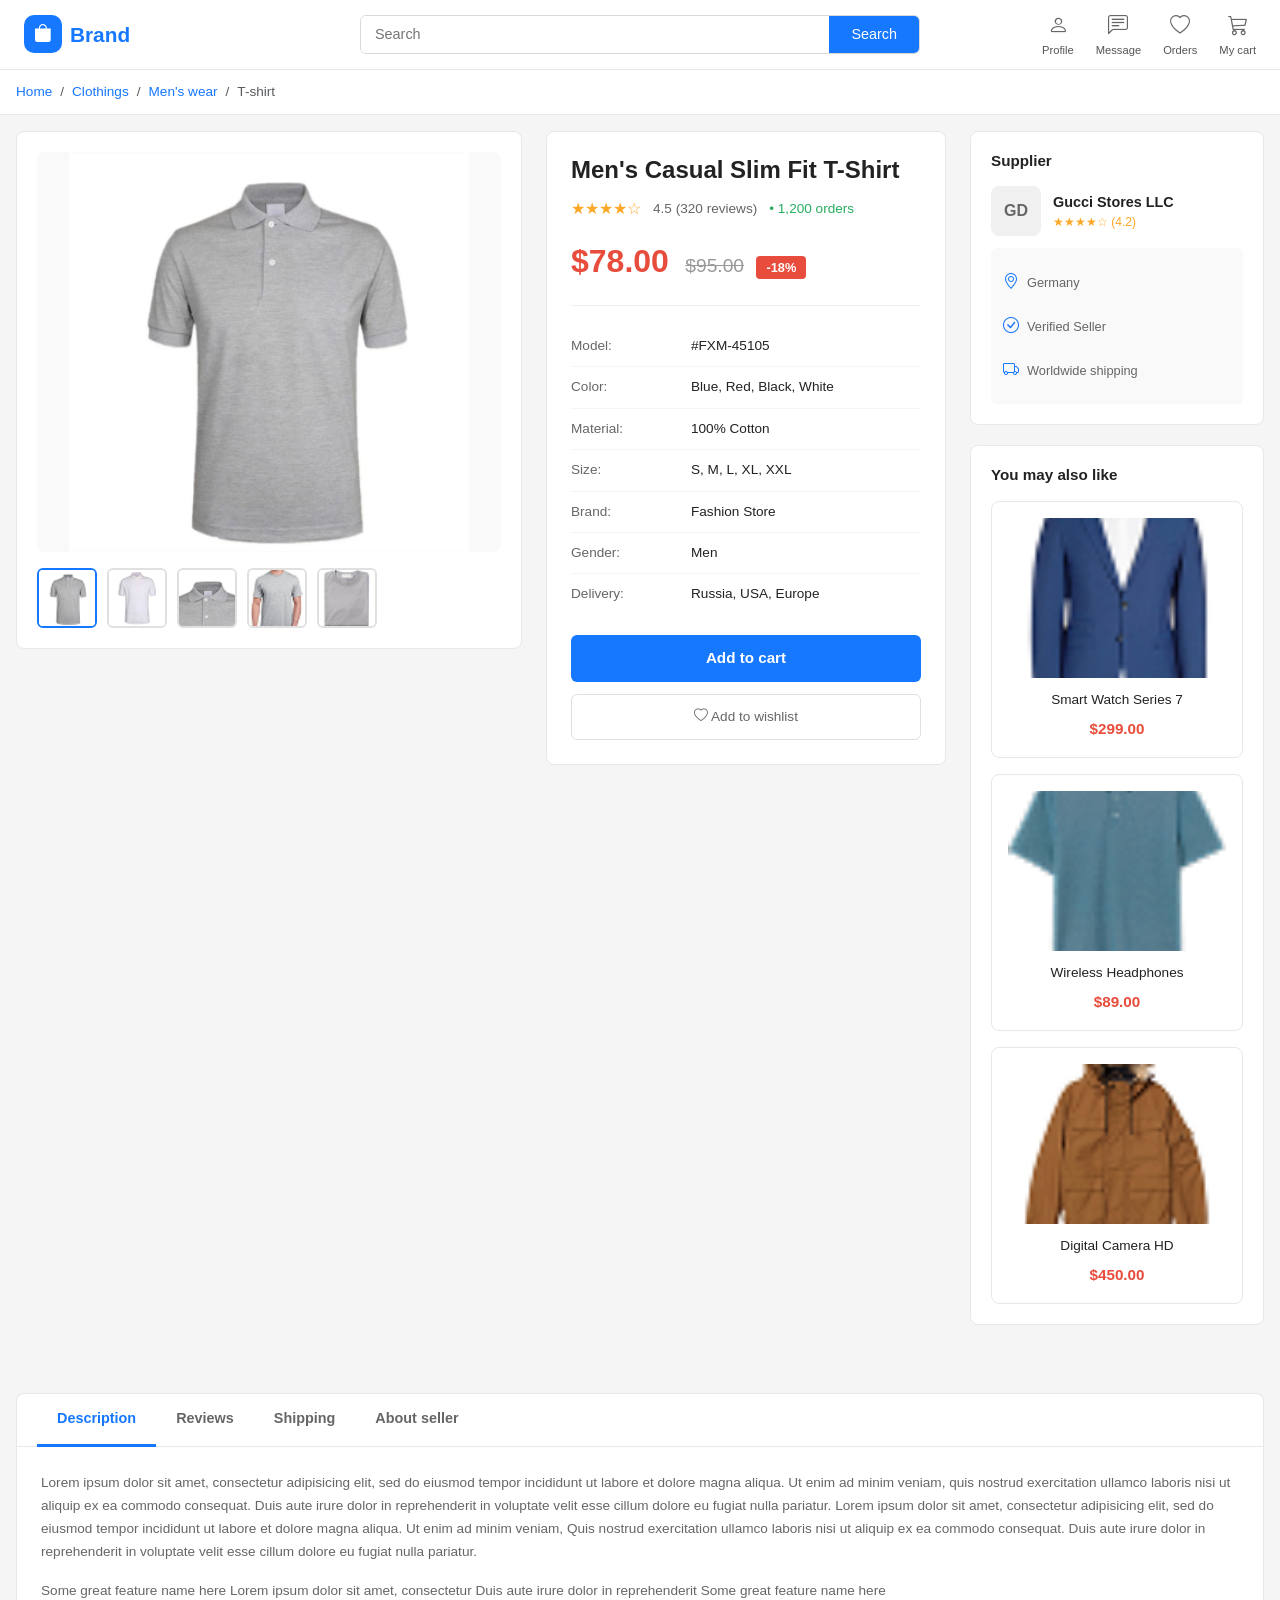
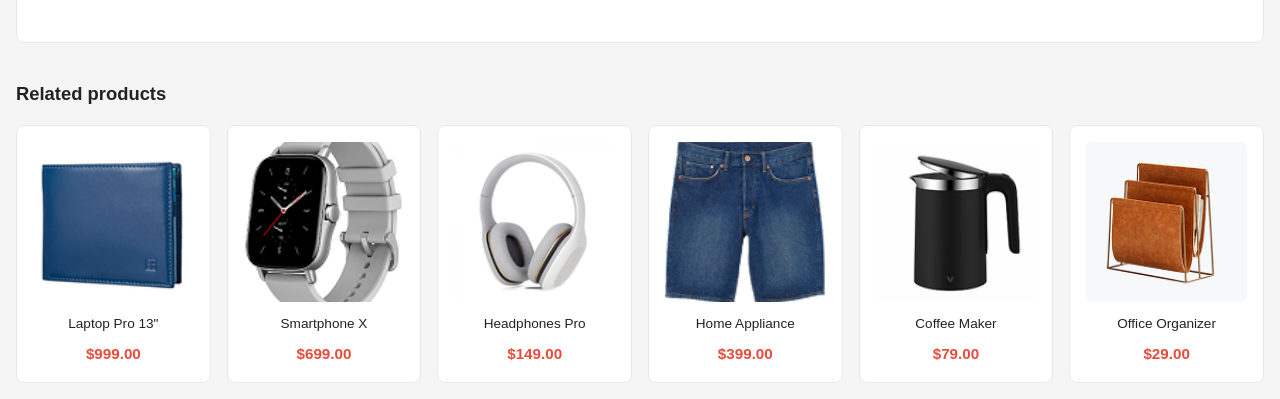
<file: productdetails.html>
<!doctype html>
<html lang="en">
  <head>
    <meta charset="UTF-8" />
    <meta name="viewport" content="width=device-width, initial-scale=1.0" />
    <title>Product Details - Ecommerce</title>
    <link
      href="https://cdn.jsdelivr.net/npm/bootstrap@5.3.3/dist/css/bootstrap.min.css"
      rel="stylesheet"
    />
    <link
      href="https://cdn.jsdelivr.net/npm/bootstrap-icons@1.11.3/font/bootstrap-icons.min.css"
      rel="stylesheet"
    />

    <style>
      body {
        font-family: "Segoe UI", sans-serif;
        background: #f5f5f5;
      }

      /* ── TOP NAVBAR ─────────────────────────────── */
      .top-navbar {
        background: #fff;
        border-bottom: 1px solid #e8e8e8;
        padding: 10px 24px;
      }
      .logo-box {
        background: #1677ff;
        border-radius: 10px;
        width: 38px;
        height: 38px;
        display: flex;
        align-items: center;
        justify-content: center;
        color: #fff;
        font-size: 18px;
        flex-shrink: 0;
      }
      .brand-name {
        font-size: 1.3rem;
        font-weight: 700;
        color: #1677ff;
        margin-left: 8px;
        text-decoration: none;
      }
      .search-wrapper {
        display: flex;
        border: 1.5px solid #d9d9d9;
        border-radius: 6px;
        overflow: hidden;
      }
      .search-wrapper input {
        flex: 1;
        border: none;
        outline: none;
        padding: 8px 14px;
        font-size: 0.9rem;
        color: #555;
      }
      .search-wrapper .btn-search {
        background: #1677ff;
        color: #fff;
        border: none;
        padding: 8px 22px;
        font-size: 0.9rem;
        font-weight: 500;
        cursor: pointer;
      }
      .top-icons {
        display: flex;
        gap: 22px;
        align-items: center;
      }
      .top-icons .icon-item {
        display: flex;
        flex-direction: column;
        align-items: center;
        color: #555;
        font-size: 0.7rem;
        cursor: pointer;
        text-decoration: none;
        gap: 2px;
      }
      .top-icons .icon-item i {
        font-size: 1.25rem;
        color: #666;
      }
      .top-icons .icon-item:hover,
      .top-icons .icon-item:hover i {
        color: #1677ff;
      }

      /* ── BREADCRUMB ─────────────────────────────── */
      .breadcrumb-bar {
        background: #fff;
        padding: 12px 0;
        border-bottom: 1px solid #e8e8e8;
      }
      .breadcrumb {
        margin: 0;
        padding: 0;
        background: transparent;
      }
      .breadcrumb-item {
        font-size: 0.85rem;
      }
      .breadcrumb-item a {
        color: #1677ff;
        text-decoration: none;
      }

      /* ── PRODUCT DETAIL ─────────────────────────── */
      .product-gallery {
        background: #fff;
        border-radius: 8px;
        border: 1px solid #e8e8e8;
        padding: 20px;
      }
      .main-image {
        width: 100%;
        height: 400px;
        object-fit: contain;
        border-radius: 8px;
        background: #f9f9f9;
        margin-bottom: 16px;
      }
      .thumbnail-list {
        display: flex;
        gap: 10px;
        flex-wrap: wrap;
      }
      .thumbnail {
        width: 60px;
        height: 60px;
        border-radius: 6px;
        border: 2px solid #e0e0e0;
        cursor: pointer;
        object-fit: cover;
      }
      .thumbnail.active {
        border-color: #1677ff;
      }

      .product-info {
        background: #fff;
        border-radius: 8px;
        border: 1px solid #e8e8e8;
        padding: 24px;
      }
      .product-info h1 {
        font-size: 1.5rem;
        font-weight: 700;
        color: #222;
        margin-bottom: 12px;
      }
      .rating-section {
        display: flex;
        align-items: center;
        gap: 12px;
        margin-bottom: 16px;
      }
      .stars {
        color: #ffa726;
        font-size: 1rem;
      }
      .rating-text {
        font-size: 0.85rem;
        color: #666;
      }
      .orders-count {
        font-size: 0.85rem;
        color: #27ae60;
      }
      .price-section {
        margin-bottom: 20px;
        padding-bottom: 20px;
        border-bottom: 1px solid #f0f0f0;
      }
      .current-price {
        font-size: 2rem;
        font-weight: 700;
        color: #e74c3c;
        margin-right: 12px;
      }
      .original-price {
        font-size: 1.2rem;
        color: #999;
        text-decoration: line-through;
      }
      .discount-badge {
        background: #e74c3c;
        color: #fff;
        padding: 4px 10px;
        border-radius: 4px;
        font-size: 0.8rem;
        font-weight: 600;
        margin-left: 8px;
      }

      .spec-row {
        display: flex;
        padding: 10px 0;
        border-bottom: 1px solid #f5f5f5;
      }
      .spec-row:last-child {
        border-bottom: none;
      }
      .spec-label {
        font-size: 0.85rem;
        color: #666;
        width: 120px;
        flex-shrink: 0;
      }
      .spec-value {
        font-size: 0.85rem;
        color: #222;
        font-weight: 500;
      }

      .btn-add-cart {
        background: #1677ff;
        color: #fff;
        border: none;
        border-radius: 6px;
        padding: 12px 32px;
        font-size: 0.95rem;
        font-weight: 600;
        cursor: pointer;
        width: 100%;
        margin-top: 20px;
      }
      .btn-add-cart:hover {
        background: #0e5fd8;
      }
      .btn-wishlist {
        background: #fff;
        color: #666;
        border: 1.5px solid #e0e0e0;
        border-radius: 6px;
        padding: 12px;
        cursor: pointer;
        margin-top: 12px;
        width: 100%;
        font-size: 0.85rem;
      }
      .btn-wishlist:hover {
        color: #e74c3c;
        border-color: #e74c3c;
      }

      /* ── TABS ───────────────────────────────────── */
      .product-tabs {
        background: #fff;
        border-radius: 8px;
        border: 1px solid #e8e8e8;
        padding: 0;
        margin-top: 24px;
        overflow: hidden;
      }
      .nav-tabs {
        border-bottom: 1px solid #e8e8e8;
        padding: 0 20px;
      }
      .nav-tabs .nav-link {
        border: none;
        color: #666;
        font-size: 0.9rem;
        font-weight: 600;
        padding: 14px 20px;
        cursor: pointer;
      }
      .nav-tabs .nav-link.active {
        color: #1677ff;
        border-bottom: 3px solid #1677ff;
      }
      .tab-content {
        padding: 24px;
      }
      .tab-pane p {
        font-size: 0.85rem;
        color: #666;
        line-height: 1.7;
      }

      /* ── SIDEBAR ────────────────────────────────── */
      .sidebar-card {
        background: #fff;
        border-radius: 8px;
        border: 1px solid #e8e8e8;
        padding: 20px;
        margin-bottom: 20px;
      }
      .sidebar-card h6 {
        font-size: 0.95rem;
        font-weight: 700;
        color: #222;
        margin-bottom: 16px;
      }
      .seller-info {
        display: flex;
        align-items: center;
        gap: 12px;
        margin-bottom: 12px;
      }
      .seller-logo {
        width: 50px;
        height: 50px;
        background: #f0f0f0;
        border-radius: 8px;
        display: flex;
        align-items: center;
        justify-content: center;
        font-weight: 700;
        color: #666;
      }
      .seller-details {
        flex: 1;
      }
      .seller-name {
        font-size: 0.9rem;
        font-weight: 600;
        color: #222;
      }
      .seller-rating {
        font-size: 0.75rem;
        color: #ffa726;
      }

      /* ── RELATED PRODUCTS ───────────────────────── */
      .related-section {
        margin-top: 40px;
      }
      .section-title {
        font-size: 1.15rem;
        font-weight: 700;
        color: #222;
        margin-bottom: 20px;
      }
      .related-product {
        background: #fff;
        border: 1px solid #e8e8e8;
        border-radius: 8px;
        padding: 16px;
        text-align: center;
        height: 100%;
      }
      .related-product img {
        width: 100%;
        height: 160px;
        object-fit: cover;
        border-radius: 6px;
        margin-bottom: 12px;
      }
      .related-product .name {
        font-size: 0.85rem;
        color: #222;
        margin-bottom: 8px;
        font-weight: 500;
      }
      .related-product .price {
        font-size: 0.95rem;
        font-weight: 700;
        color: #e74c3c;
      }

      .info-item {
        display: flex;
        align-items: center;
        gap: 8px;
        padding: 10px 0;
        font-size: 0.8rem;
        color: #666;
      }
      .info-item i {
        color: #1677ff;
        font-size: 1rem;
      }
    </style>
  </head>
  <body>
    <!-- ══════════════════════ TOP NAVBAR ══════════════════════ -->
    <div class="top-navbar">
      <div class="d-flex align-items-center">
        <a
          href="#"
          class="d-flex align-items-center text-decoration-none"
          style="flex: 1"
        >
          <div class="logo-box"><i class="bi bi-bag-fill"></i></div>
          <span class="brand-name">Brand</span>
        </a>
        <div class="search-wrapper mx-auto" style="flex: 2; max-width: 560px">
          <input type="text" placeholder="Search" />
          <button class="btn-search">Search</button>
        </div>
        <div class="top-icons" style="flex: 1; justify-content: flex-end">
          <a href="#" class="icon-item"
            ><i class="bi bi-person"></i><span>Profile</span></a
          >
          <a href="#" class="icon-item"
            ><i class="bi bi-chat-left-text"></i><span>Message</span></a
          >
          <a href="#" class="icon-item"
            ><i class="bi bi-heart"></i><span>Orders</span></a
          >
          <a href="cart.html" class="icon-item"
            ><i class="bi bi-cart3"></i><span>My cart</span></a
          >
        </div>
      </div>
    </div>

    <!-- ══════════════════════ BREADCRUMB ══════════════════════ -->
    <div class="breadcrumb-bar">
      <div class="container-fluid px-3">
        <nav aria-label="breadcrumb">
          <ol class="breadcrumb">
            <li class="breadcrumb-item"><a href="#">Home</a></li>
            <li class="breadcrumb-item"><a href="#">Clothings</a></li>
            <li class="breadcrumb-item"><a href="#">Men's wear</a></li>
            <li class="breadcrumb-item active">T-shirt</li>
          </ol>
        </nav>
      </div>
    </div>

    <!-- ══════════════════════ MAIN CONTENT ══════════════════════ -->
    <div class="container-fluid px-3 py-3">
      <div class="row">
        <!-- LEFT: GALLERY -->
        <div class="col-lg-5">
          <div class="product-gallery">
            <img
              src="./assets/product-main.png"
              alt="Product"
              class="main-image"
              id="mainImage"
            />
            <div class="thumbnail-list">
              <img
                src="./assets/product-1.png"
                alt="Thumb 1"
                class="thumbnail active"
                onclick="changeImage(this)"
              />
              <img
                src="./assets/product-2.png"
                alt="Thumb 2"
                class="thumbnail"
                onclick="changeImage(this)"
              />
              <img
                src="./assets/product-3.png"
                alt="Thumb 3"
                class="thumbnail"
                onclick="changeImage(this)"
              />
              <img
                src="./assets/product-4.png"
                alt="Thumb 4"
                class="thumbnail"
                onclick="changeImage(this)"
              />
              <img
                src="./assets/product-5.png"
                alt="Thumb 5"
                class="thumbnail"
                onclick="changeImage(this)"
              />
            </div>
          </div>
        </div>

        <!-- CENTER: PRODUCT INFO -->
        <div class="col-lg-4">
          <div class="product-info">
            <h1>Men's Casual Slim Fit T-Shirt</h1>

            <div class="rating-section">
              <span class="stars">★★★★☆</span>
              <span class="rating-text">4.5 (320 reviews)</span>
              <span class="orders-count">• 1,200 orders</span>
            </div>

            <div class="price-section">
              <span class="current-price">$78.00</span>
              <span class="original-price">$95.00</span>
              <span class="discount-badge">-18%</span>
            </div>

            <div class="specifications">
              <div class="spec-row">
                <div class="spec-label">Model:</div>
                <div class="spec-value">#FXM-45105</div>
              </div>
              <div class="spec-row">
                <div class="spec-label">Color:</div>
                <div class="spec-value">Blue, Red, Black, White</div>
              </div>
              <div class="spec-row">
                <div class="spec-label">Material:</div>
                <div class="spec-value">100% Cotton</div>
              </div>
              <div class="spec-row">
                <div class="spec-label">Size:</div>
                <div class="spec-value">S, M, L, XL, XXL</div>
              </div>
              <div class="spec-row">
                <div class="spec-label">Brand:</div>
                <div class="spec-value">Fashion Store</div>
              </div>
              <div class="spec-row">
                <div class="spec-label">Gender:</div>
                <div class="spec-value">Men</div>
              </div>
              <div class="spec-row">
                <div class="spec-label">Delivery:</div>
                <div class="spec-value">Russia, USA, Europe</div>
              </div>
            </div>

            <button class="btn-add-cart">Add to cart</button>
            <button class="btn-wishlist">
              <i class="bi bi-heart"></i> Add to wishlist
            </button>
          </div>
        </div>

        <!-- RIGHT: SIDEBAR -->
        <div class="col-lg-3">
          <div class="sidebar-card">
            <h6>Supplier</h6>
            <div class="seller-info">
              <div class="seller-logo">GD</div>
              <div class="seller-details">
                <div class="seller-name">Gucci Stores LLC</div>
                <div class="seller-rating">★★★★☆ (4.2)</div>
              </div>
            </div>
            <div
              style="
                padding: 12px;
                background: #f9f9f9;
                border-radius: 6px;
                margin-top: 12px;
              "
            >
              <div class="info-item">
                <i class="bi bi-geo-alt"></i>
                <span>Germany</span>
              </div>
              <div class="info-item">
                <i class="bi bi-check-circle"></i>
                <span>Verified Seller</span>
              </div>
              <div class="info-item">
                <i class="bi bi-truck"></i>
                <span>Worldwide shipping</span>
              </div>
            </div>
          </div>

          <div class="sidebar-card">
            <h6>You may also like</h6>
            <div class="related-product mb-3">
              <img src="./assets/maylike-1.png" alt="Watch" />
              <div class="name">Smart Watch Series 7</div>
              <div class="price">$299.00</div>
            </div>
            <div class="related-product mb-3">
              <img src="./assets/maylike-2.png" alt="Headphones" />
              <div class="name">Wireless Headphones</div>
              <div class="price">$89.00</div>
            </div>
            <div class="related-product">
              <img src="./assets/maylike-3.png" alt="Camera" />
              <div class="name">Digital Camera HD</div>
              <div class="price">$450.00</div>
            </div>
          </div>
        </div>
      </div>

      <!-- TABS SECTION -->
      <div class="row mt-4">
        <div class="col-12">
          <div class="product-tabs">
            <ul class="nav nav-tabs">
              <li class="nav-item">
                <a
                  class="nav-link active"
                  data-bs-toggle="tab"
                  href="#description"
                  >Description</a
                >
              </li>
              <li class="nav-item">
                <a class="nav-link" data-bs-toggle="tab" href="#reviews"
                  >Reviews</a
                >
              </li>
              <li class="nav-item">
                <a class="nav-link" data-bs-toggle="tab" href="#shipping"
                  >Shipping</a
                >
              </li>
              <li class="nav-item">
                <a class="nav-link" data-bs-toggle="tab" href="#about"
                  >About seller</a
                >
              </li>
            </ul>
            <div class="tab-content">
              <div class="tab-pane fade show active" id="description">
                <p>
                  Lorem ipsum dolor sit amet, consectetur adipisicing elit, sed
                  do eiusmod tempor incididunt ut labore et dolore magna aliqua.
                  Ut enim ad minim veniam, quis nostrud exercitation ullamco
                  laboris nisi ut aliquip ex ea commodo consequat. Duis aute
                  irure dolor in reprehenderit in voluptate velit esse cillum
                  dolore eu fugiat nulla pariatur. Lorem ipsum dolor sit amet,
                  consectetur adipisicing elit, sed do eiusmod tempor incididunt
                  ut labore et dolore magna aliqua. Ut enim ad minim veniam,
                  Quis nostrud exercitation ullamco laboris nisi ut aliquip ex
                  ea commodo consequat. Duis aute irure dolor in reprehenderit
                  in voluptate velit esse cillum dolore eu fugiat nulla
                  pariatur.
                </p>
                <p>
                  Some great feature name here Lorem ipsum dolor sit amet,
                  consectetur Duis aute irure dolor in reprehenderit Some great
                  feature name here
                </p>
              </div>
              <div class="tab-pane fade" id="reviews">
                <p>Customer reviews will be displayed here.</p>
              </div>
              <div class="tab-pane fade" id="shipping">
                <p>Shipping information and delivery times.</p>
              </div>
              <div class="tab-pane fade" id="about">
                <p>Information about the seller and their policies.</p>
              </div>
            </div>
          </div>
        </div>
      </div>

      <!-- RELATED PRODUCTS -->
      <div class="related-section">
        <h5 class="section-title">Related products</h5>
        <div class="row g-3">
          <div class="col-lg-2 col-md-3 col-6">
            <div class="related-product">
              <img src="./assets/related-prod-1.png" alt="Product" />
              <div class="name">Laptop Pro 13"</div>
              <div class="price">$999.00</div>
            </div>
          </div>
          <div class="col-lg-2 col-md-3 col-6">
            <div class="related-product">
              <img src="./assets/related-prod-2.png" alt="Product" />
              <div class="name">Smartphone X</div>
              <div class="price">$699.00</div>
            </div>
          </div>
          <div class="col-lg-2 col-md-3 col-6">
            <div class="related-product">
              <img src="./assets/related-prod-3.png" alt="Product" />
              <div class="name">Headphones Pro</div>
              <div class="price">$149.00</div>
            </div>
          </div>
          <div class="col-lg-2 col-md-3 col-6">
            <div class="related-product">
              <img src="./assets/related-prod-4.png" alt="Product" />
              <div class="name">Home Appliance</div>
              <div class="price">$399.00</div>
            </div>
          </div>
          <div class="col-lg-2 col-md-3 col-6">
            <div class="related-product">
              <img src="./assets/related-prod-5.png" alt="Product" />
              <div class="name">Coffee Maker</div>
              <div class="price">$79.00</div>
            </div>
          </div>
          <div class="col-lg-2 col-md-3 col-6">
            <div class="related-product">
              <img src="./assets/related-prod-6.png" alt="Product" />
              <div class="name">Office Organizer</div>
              <div class="price">$29.00</div>
            </div>
          </div>
        </div>
      </div>
    </div>

    <script src="https://cdn.jsdelivr.net/npm/bootstrap@5.3.3/dist/js/bootstrap.bundle.min.js"></script>
    <script>
      function changeImage(thumb) {
        document.getElementById("mainImage").src = thumb.src;
        document
          .querySelectorAll(".thumbnail")
          .forEach((t) => t.classList.remove("active"));
        thumb.classList.add("active");
      }
    </script>
  </body>
</html>
</file>
